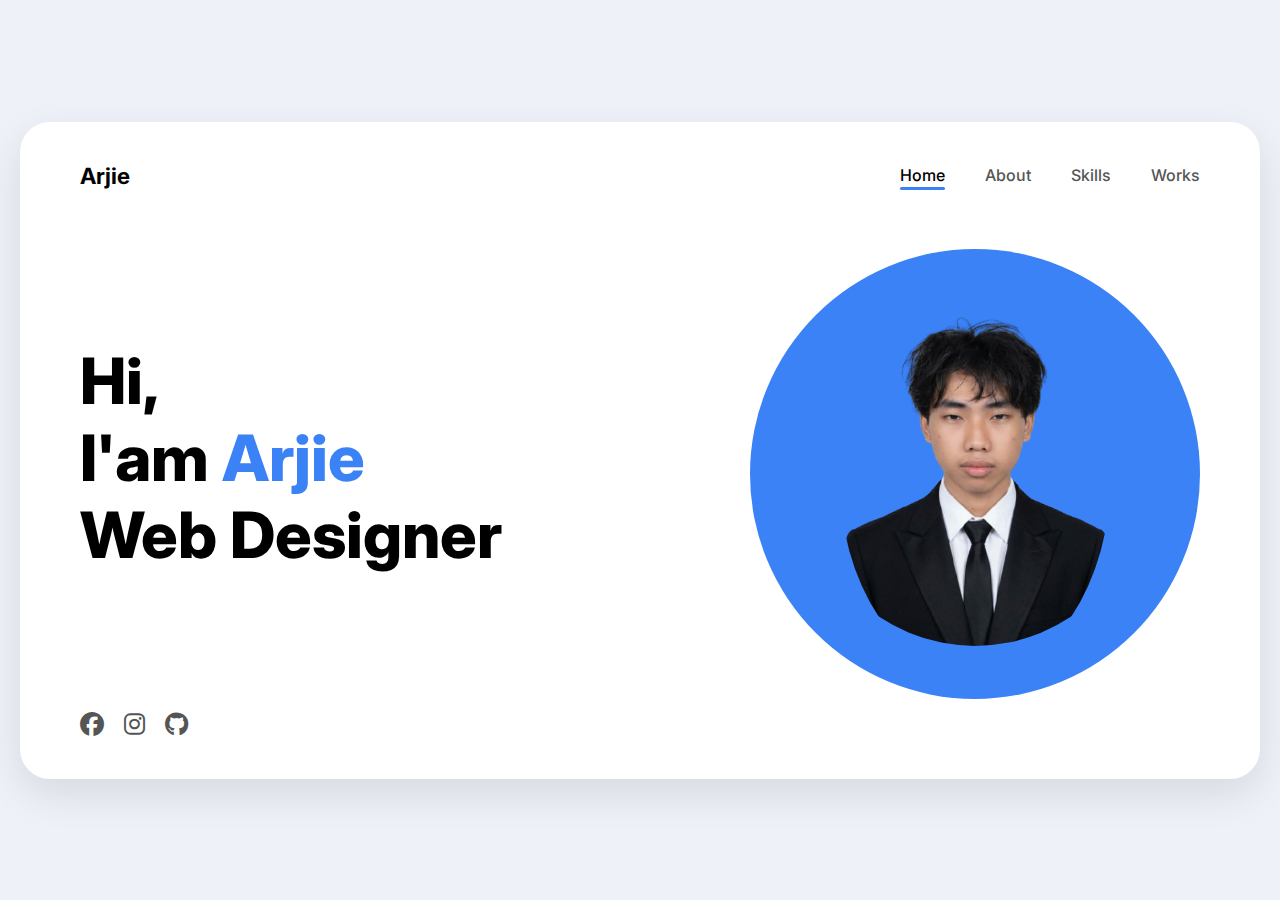
<file: Index.html>
<!DOCTYPE html>
<html lang="en">
<head>
    <meta charset="UTF-8">
    <meta name="viewport" content="width=device-width, initial-scale=1.0">
    <title>Arjie  Portfolio</title>
    
    <link href="https://fonts.googleapis.com/css2?family=Inter:wght@400;500;600;700;800&display=swap" rel="stylesheet">
    
    <link rel="stylesheet" href="https://cdnjs.cloudflare.com/ajax/libs/font-awesome/6.4.2/css/all.min.css">
    
    <link rel="stylesheet" href="index.css">
</head>
<body>

    <div class="portfolio-card">
        <nav>
            <div class="logo">Arjie</div>
            <ul class="nav-links">
                <li><a href="/Index.html" class="active">Home</a></li>
                <li><a href="/about.html">About</a></li>
                <li><a href="/skills.html">Skills</a></li>
                <li><a href="/works.html">Works</a></li>
            </ul>
        </nav>

        <section id="home" class="hero-section">
            <div class="hero-content">
                <h1>Hi,<br>I'am <span>Arjie</span><br>Web Designer</h1>
                

                <div class="social-icons">
                    <a href="#"><i class="fab fa-facebook"></i></a>
                    <a href="#"><i class="fab fa-instagram"></i></a>
                    <a href="#"><i class="fab fa-github"></i></a>
                </div>
            </div>

            <div class="hero-image-container">
                <div class="blob-shape"></div>
                <img src="Profile.png" alt="Arjie" class="profile-img">
            </div>
        </section>
    </div>

        </body>
</html>
</file>
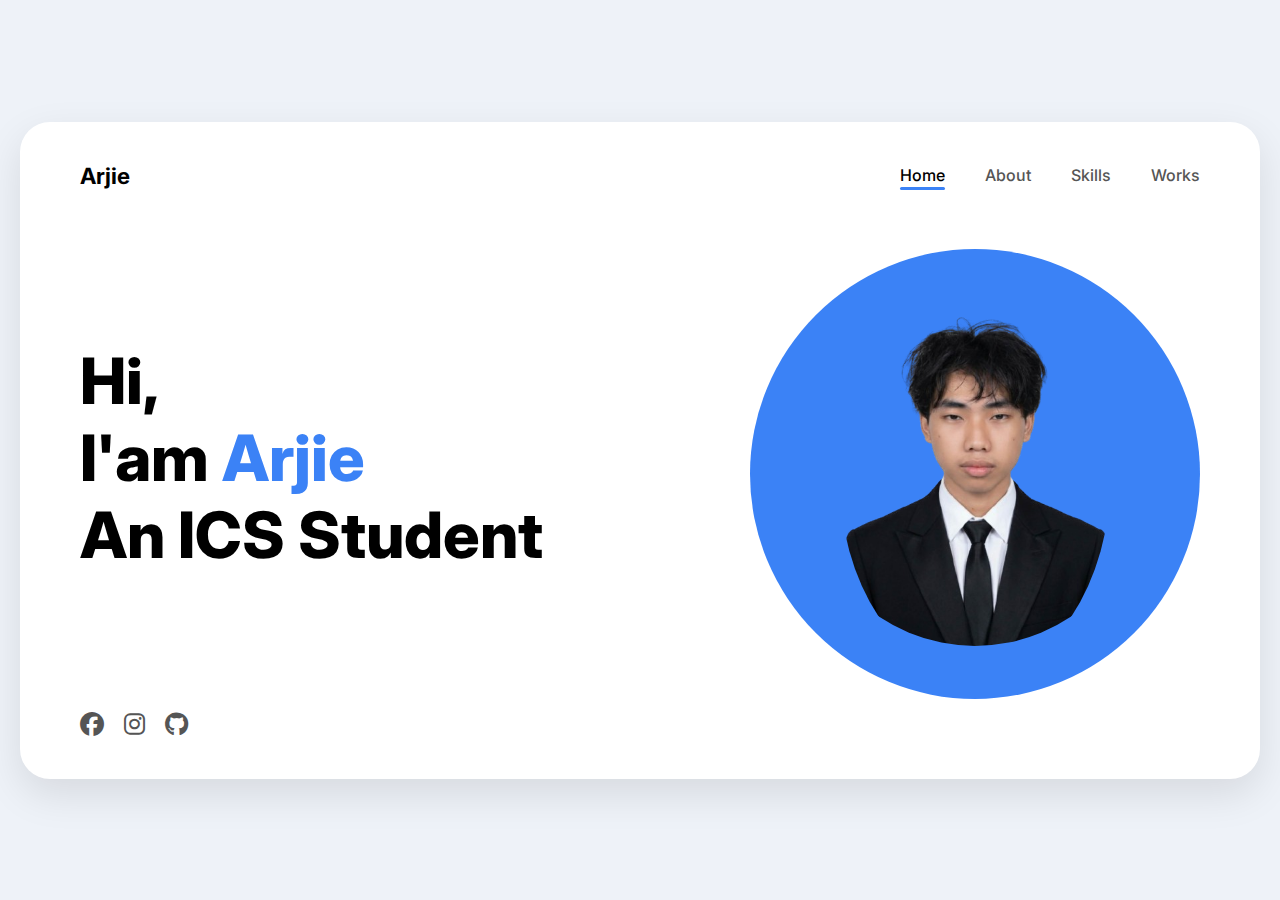
<file: index.html>
<!DOCTYPE html>
<html lang="en">
<head>
    <meta charset="UTF-8">
    <meta name="viewport" content="width=device-width, initial-scale=1.0">
    <title>Arjie  Portfolio</title>
    
    <link href="https://fonts.googleapis.com/css2?family=Inter:wght@400;500;600;700;800&display=swap" rel="stylesheet">
    
    <link rel="stylesheet" href="https://cdnjs.cloudflare.com/ajax/libs/font-awesome/6.4.2/css/all.min.css">
    
    <link rel="stylesheet" href="index.css">
</head>
<body>

    <div class="portfolio-card">
        <nav>
            <div class="logo">Arjie</div>
            <ul class="nav-links">
                <li><a href="/index.html" class="active">Home</a></li>

                <li><a href="/about.html">About</a></li>

                <li><a href="/skills.html">Skills</a></li>

                <li><a href="/works.html">Works</a></li>
            </ul>
        </nav>

        <section id="home" class="hero-section">
            <div class="hero-content">
                <h1>Hi,<br>I'am <span>Arjie</span><br>An ICS Student</h1>
                

                <div class="social-icons">
                    <a href="https://www.facebook.com/Arj.escaped/"><i class="fab fa-facebook"></i></a>
                    <a href="https://www.instagram.com/rjxcsxs/"><i class="fab fa-instagram"></i></a>
                    <a href="https://github.com/Mrgumball2004"><i class="fab fa-github"></i></a>
                </div>
            </div>

            <div class="hero-image-container">
                <div class="blob-shape"></div>
                <img src="Profile.png" alt="Arjie" class="profile-img">
            </div>
        </section>
    </div>

        </body>
</html>
</file>
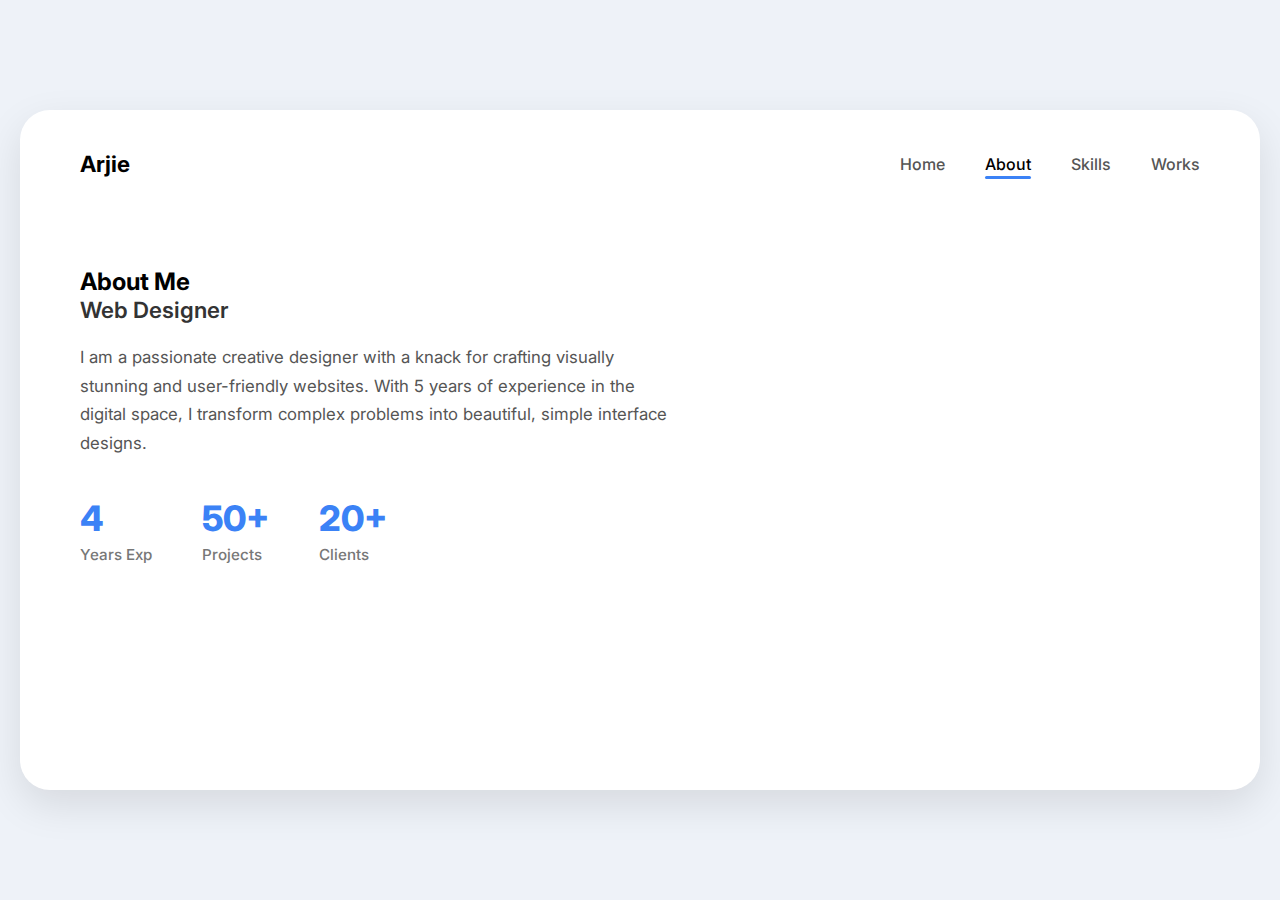
<file: about.html>
<!DOCTYPE html>
<html lang="en">
<head>
    <meta charset="UTF-8">
    <title>About Me - Arjie</title>
    <link rel="stylesheet" href="global.css"> <link rel="stylesheet" href="about.css">  </head>
<body>
    <div class="portfolio-card">
        <nav>
            <div class="logo">Arjie</div>
            <ul class="nav-links">
                <li><a href="/Index.html">Home</a></li>
                <li><a href="/about.html" class="active">About</a></li>
                <li><a href="/skills.html">Skills</a></li>
                <li><a href="/works.html">Works</a></li>
            </ul>
        </nav>

        <section class="about-section">
            <div class="about-text">
                <h2>About Me</h2>
                <p class="subtitle">Web Designer</p>
                <p class="description">
                    I am a passionate creative designer with a knack for crafting visually stunning and user-friendly websites. 
                    With 5 years of experience in the digital space, I transform complex problems into beautiful, simple interface designs.
                </p>
                <div class="stats-container">
                    <div class="stat-box">
                        <h3>4</h3>
                        <span>Years Exp</span>
                    </div>
                    <div class="stat-box">
                        <h3>50+</h3>
                        <span>Projects</span>
                    </div>
                    <div class="stat-box">
                        <h3>20+</h3>
                        <span>Clients</span>
                    </div>
                </div>
            </div>
            <div class="about-visual">
                <div class="blue-box"></div>
            </div>
        </section>
    </div>
</body>
</html>
</file>
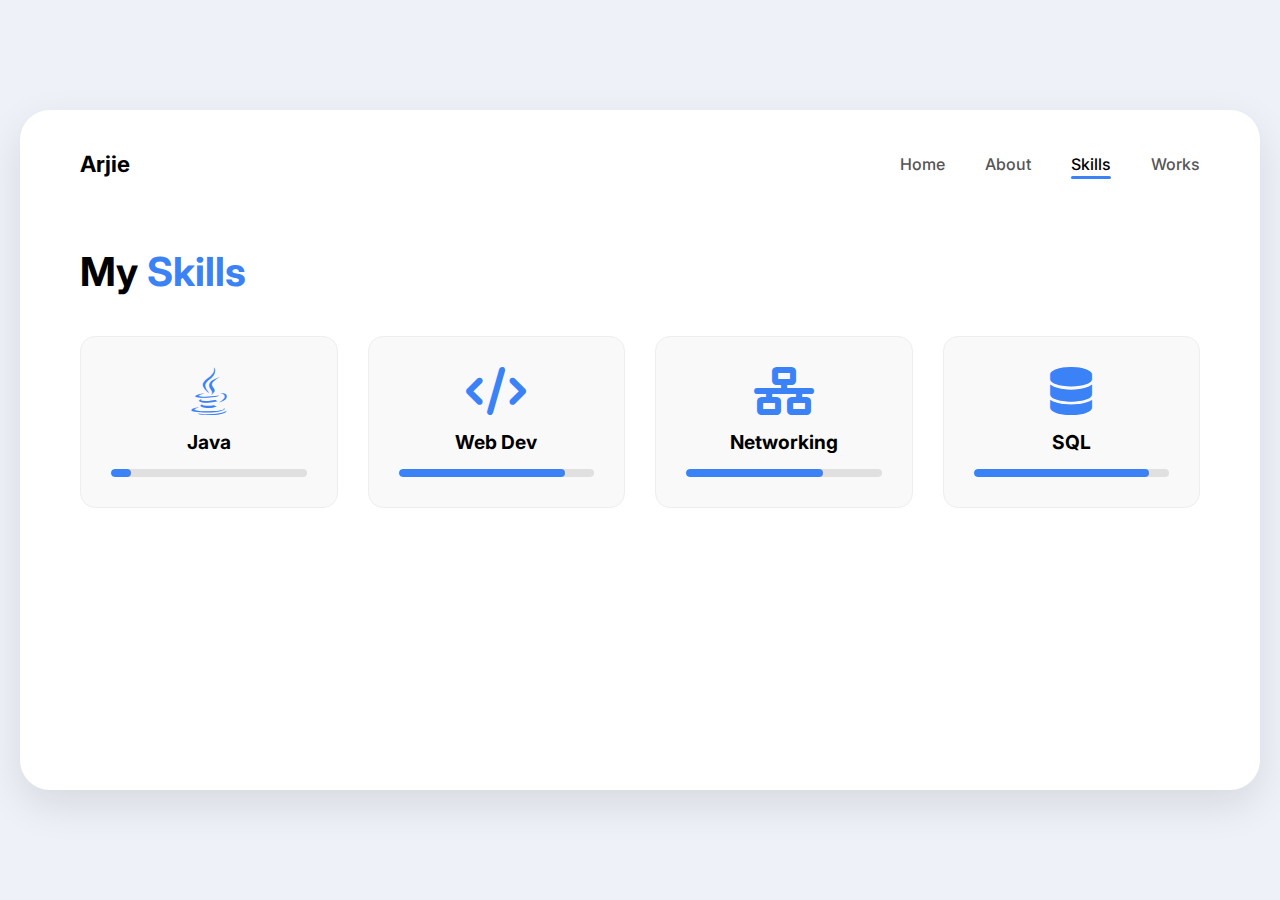
<file: skills.html>
<!DOCTYPE html>
<html lang="en">
<head>
    <meta charset="UTF-8">
    <title>Skills - Arjie</title>
    <link rel="stylesheet" href="global.css">
    <link rel="stylesheet" href="skills.css">
    <link rel="stylesheet" href="https://cdnjs.cloudflare.com/ajax/libs/font-awesome/6.4.2/css/all.min.css">
</head>
<body>
    <div class="portfolio-card">
        <nav>
            <div class="logo">Arjie</div>
            <ul class="nav-links">

                <li><a href="index.html">Home</a></li>
                <li><a href="about.html">About</a></li>
                <li><a href="skills.html" class="active">Skills</a></li>
                <li><a href="works.html">Works</a></li>
                
            </ul>
        </nav>

        <section class="skills-section">
            <h2 class="page-title">My <span>Skills</span></h2>
            
            <div class="skills-grid">
                <div class="skill-card">
                    <i class="fab fa-java"></i>
                    <h3>Java</h3>
                    <div class="progress-bar"><div class="fill" style="width: 10%"></div></div>
                </div>
                <div class="skill-card">
                    <i class="fas fa-code"></i>
                    <h3>Web Dev</h3>
                    <div class="progress-bar"><div class="fill" style="width: 85%"></div></div>
                </div>
                <div class="skill-card">
                    <i class="fas fa-network-wired"></i>
                    <h3>Networking</h3>
                    <div class="progress-bar"><div class="fill" style="width: 70%"></div></div>
                </div>
                <div class="skill-card">
                    <i class="fas fa-database"></i>
                    <h3>SQL</h3>
                    <div class="progress-bar"><div class="fill" style="width: 90%"></div></div>
                </div>
            </div>
        </section>
    </div>
</body>
</html>
</file>
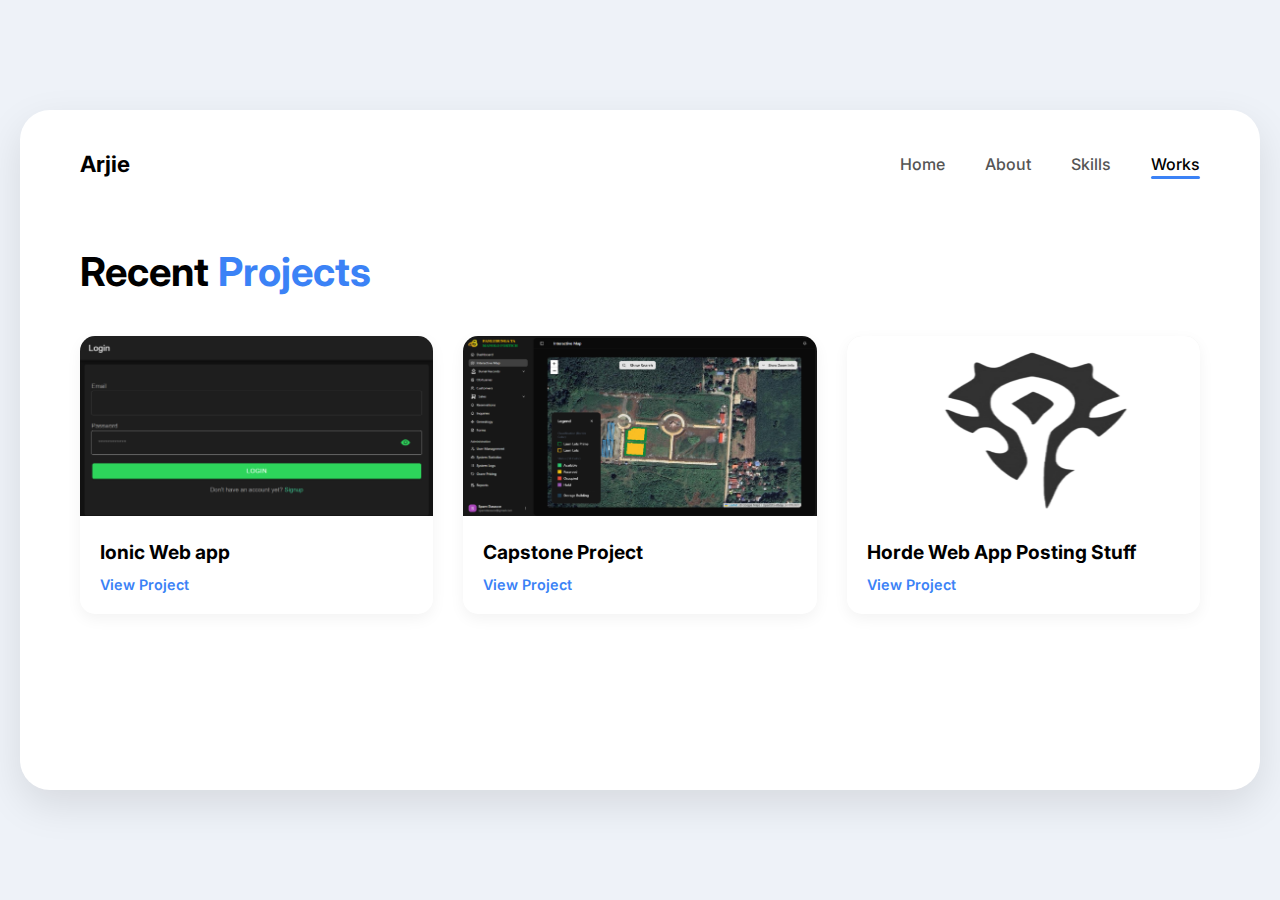
<file: works.html>
<!DOCTYPE html>
<html lang="en">
<head>
    <meta charset="UTF-8">
    <title>Works - Arjie</title>
    <link rel="stylesheet" href="global.css">
    <link rel="stylesheet" href="works.css">
</head>
<body>
    <div class="portfolio-card">
        <nav>
            <div class="logo">Arjie</div>
            <ul class="nav-links">
                <li><a href="index.html">Home</a></li>
                <li><a href="about.html">About</a></li>
                <li><a href="skills.html">Skills</a></li>
                <li><a href="works.html" class="active">Works</a></li>
            </ul>
        </nav>

        <section class="works-section">
            <h2 class="page-title">Recent <span>Projects</span></h2>

            <div class="works-grid">

    <div class="work-card">
        <img src="Project3.png" alt="Ionic Web App" class="work-img">
        <div class="work-info">
            <h3>Ionic Web app</h3>
            <a href="https://mrgumball2004.github.io/it35-lab/">View Project</a>
        </div>
    </div>

    <div class="work-card">

        <img src="Project2.png" alt="Portfolio Design" class="work-img">
        <div class="work-info">
            <h3>Capstone Project</h3>
            <a href="https://argomsqrd.vercel.app/argom/">View Project</a>
        </div>
    </div>

    <div class="work-card">
        
        <img src="Project1.png" alt="Dashboard UI" class="work-img">
        <div class="work-info">
            <h3>Horde Web App Posting Stuff</h3>
            <a href="https://github.com/Mrgumball2004/Horde">View Project</a>
        </div>
    </div>
</div>
        </section>
    </div>
</body>
</html>
</file>
<file: index.css>
body, h1, h2, p, a, ul, li {
    margin: 0;
    padding: 0;
    box-sizing: border-box;
    font-family: 'Inter', sans-serif;
    text-decoration: none;
}


body {
    background-color: #eef2f8;
    display: flex;
    justify-content: center;
    align-items: center;
    min-height: 100vh;
    padding: 20px;
}


.portfolio-card {
    background-color: #ffffff;
    width: 100%;
    max-width: 1200px;
    border-radius: 30px;
    box-shadow: 0 15px 40px rgba(0, 0, 0, 0.1);
    overflow: hidden;
    padding: 40px 60px;
    position: relative;
}


nav {
    display: flex;
    justify-content: space-between;
    align-items: center;
    margin-bottom: 60px;
}

.logo {
    font-size: 1.4rem;
    font-weight: 700;
    color: #000;
}

.nav-links {
    list-style: none;
    display: flex;
    gap: 40px;
}

.nav-links li a {
    font-size: 1rem;
    font-weight: 500;
    color: #555;
    transition: color 0.3s;
    position: relative;
}

.nav-links li a.active {
    color: #000;
}

.nav-links li a.active::after {
    content: '';
    position: absolute;
    bottom: -5px;
    left: 0;
    width: 100%;
    height: 3px;
    background-color: #3b82f6;
    border-radius: 2px;
}


.hero-section {
    display: flex;
    align-items: center;
    justify-content: space-between;
    padding-bottom: 40px;
}

.hero-content {
    max-width: 50%;
}

.hero-content h1 {
    font-size: 4rem;
    line-height: 1.2;
    color: #000;
    font-weight: 800;
    margin-bottom: 30px;
}

.hero-content h1 span {
    color: #3b82f6;
}

.btn-contact {
    display: inline-block;
    padding: 12px 30px;
    background-color: #3b82f6;
    color: #fff;
    font-weight: 600;
    border-radius: 8px;
    transition: background-color 0.3s;
    font-size: 1rem;
}

.btn-contact:hover {
    background-color: #2563eb;
}


.social-icons {
    position: absolute;  
    bottom: 40px;       
    left: 60px;          
    display: flex;
    gap: 20px;
    margin: 0;          
    z-index: 10;         
}

.social-icons a {
    color: #555;
    font-size: 1.5rem;
    transition: color 0.3s;
}

.social-icons a:hover {
    color: #3b82f6;
}


.hero-image-container {
    position: relative;
    width: 450px;  
    height: 450px; 
    display: flex;
    justify-content: center;
    align-items: center;
}

.blob-shape {
    position: absolute;
    width: 100%;
    height: 100%;
    background-color: #3b82f6;
    border-radius: 50%;     
    z-index: 1;
}

.profile-img {
    position: absolute;
    width: auto;
    height: 90%;
    object-fit: cover;
    z-index: 2;

    border-radius: 50%; 

    clip-path: circle(50% at 50% 50%);
}


@media (max-width: 900px) {
    .portfolio-card {
        padding: 30px;
    }
    
    .hero-section {
        flex-direction: column-reverse;
        text-align: center;
    }

    .hero-content {
        max-width: 100%;
        margin-top: 40px;
    }

    .hero-image-container {
        width: 100%;
        height: 350px;
    }
    
    .social-icons {
        justify-content: center;
    }

    nav {
        flex-direction: column;
        gap: 20px;
    }
}
</file>
<file: global.css>
@import url('https://fonts.googleapis.com/css2?family=Inter:wght@400;500;600;700;800&display=swap');

body, h1, h2, h3, p, a, ul, li {
    margin: 0;
    padding: 0;
    box-sizing: border-box;
    font-family: 'Inter', sans-serif;
    text-decoration: none;
}

body {
    background-color: #eef2f8;
    display: flex;
    justify-content: center;
    align-items: center;
    min-height: 100vh;
    padding: 20px;
}

.portfolio-card {
    background-color: #ffffff;
    width: 100%;
    max-width: 1200px;
    min-height: 600px; 
    border-radius: 30px;
    box-shadow: 0 15px 40px rgba(0, 0, 0, 0.1);
    padding: 40px 60px;
    position: relative;
}


nav {
    display: flex;
    justify-content: space-between;
    align-items: center;
    margin-bottom: 50px;
}

.logo {
    font-size: 1.4rem;
    font-weight: 700;
    color: #000;
}

.nav-links {
    list-style: none;
    display: flex;
    gap: 40px;
}

.nav-links li a {
    font-size: 1rem;
    font-weight: 500;
    color: #555;
    transition: color 0.3s;
    position: relative;
}

.nav-links li a:hover, .nav-links li a.active {
    color: #000;
}

.nav-links li a.active::after {
    content: '';
    position: absolute;
    bottom: -5px;
    left: 0;
    width: 100%;
    height: 3px;
    background-color: #3b82f6;
    border-radius: 2px;
}

/* --- Page Transitions --- */

/* 1. The Animation Definitions */
@keyframes fadeInMove {
    from {
        opacity: 0;
        transform: translateY(20px); /* Starts slightly lower */
    }
    to {
        opacity: 1;
        transform: translateY(0);
    }
}

@keyframes fadeOutMove {
    from {
        opacity: 1;
        transform: translateY(0);
    }
    to {
        opacity: 0;
        transform: translateY(-20px); /* Moves up while fading out */
    }
}

/* 2. Apply Fade-In to the card automatically on load */
.portfolio-card {
    /* Existing styles remain... */
    animation: fadeInMove 0.6s cubic-bezier(0.25, 1, 0.5, 1) forwards;
}

/* 3. The class JavaScript will add when leaving the page */
.portfolio-card.fade-out {
    animation: fadeOutMove 0.5s ease-in forwards;
}
</file>
<file: about.css>
.about-section {
    display: flex;
    align-items: center;    
    justify-content: space-between;
    gap: 60px;
    padding: 40px 0;
}


.about-text {
    flex: 1;
    max-width: 600px;
}

.page-title {
    font-size: 3rem;
    color: #000;
    margin-bottom: 15px;
    font-weight: 800;
}

.page-title span {
    color: #3b82f6;
}

.subtitle {
    font-size: 1.4rem;
    font-weight: 600;
    color: #333;
    margin-bottom: 20px;
}

.description {
    color: #555;
    line-height: 1.7;
    font-size: 1.05rem;
    margin-bottom: 40px;
}


.stats-container {
    display: flex;
    gap: 50px;
}

.stat-box h3 {
    font-size: 2.2rem;
    font-weight: 800;
    color: #3b82f6;
    margin-bottom: 5px;
}

.stat-box span {
    color: #777;
    font-weight: 500;
    font-size: 0.95rem;
}


.about-visual {
    flex: 0 0 400px; 
    display: flex;
    justify-content: center;
    position: relative;
}

.image-wrapper {
    position: relative;
    width: 320px;    
    height: 400px;    
    z-index: 1;
}


.blue-accent-bg {
    position: absolute;
    top: 20px;       
    right: -20px;    
    width: 100%;     
    height: 100%;     
    background-color: #dbeafe; 
    border-radius: 20px;
    z-index: -1;      
}


.about-img {
    width: 100%;
    height: 100%;
    object-fit: cover; 
    border-radius: 20px;
    box-shadow: 0 15px 30px rgba(0,0,0,0.1); 
}


@media (max-width: 968px) {
    .about-section {
        flex-direction: column;
        text-align: left;
        gap: 60px;
    }

    .about-visual {
        flex: auto;
        width: 100%;
    }

    /* In about.css */
.image-wrapper {
    position: relative;
    width: 320px;
    height: 400px;
    z-index: 1;
    /* NEW: Add margins to make room for the blue box that hangs out */
    margin-right: 20px; 
    margin-bottom: 20px; 
}
}
</file>
<file: skills.css>
.skills-section {
    padding: 20px 0;
}

.page-title {
    font-size: 2.5rem;
    margin-bottom: 40px;
}

.page-title span {
    color: #3b82f6;
}

.skills-grid {
    display: grid;
    grid-template-columns: repeat(auto-fit, minmax(200px, 1fr));
    gap: 30px;
}

.skill-card {
    background: #f9f9f9;
    padding: 30px;
    border-radius: 15px;
    text-align: center;
    transition: transform 0.3s;
    border: 1px solid #eee;
}

.skill-card:hover {
    transform: translateY(-5px);
    border-color: #3b82f6;
}

.skill-card i {
    font-size: 3rem;
    color: #3b82f6;
    margin-bottom: 15px;
}

.skill-card h3 {
    margin-bottom: 15px;
    font-size: 1.2rem;
}

.progress-bar {
    width: 100%;
    height: 8px;
    background-color: #e0e0e0;
    border-radius: 4px;
    overflow: hidden;
}

.fill {
    height: 100%;
    background-color: #3b82f6;
    border-radius: 4px;
}
</file>
<file: works.css>
.works-section {
    padding: 20px 0;
}

.page-title {
    font-size: 2.5rem;
    margin-bottom: 40px;
}

.page-title span {
    color: #3b82f6;
}

.works-grid {
    display: grid;
    grid-template-columns: repeat(3, 1fr);
    gap: 30px;
}

.work-card {
    border-radius: 15px;
    overflow: hidden;
    background: #fff;
    box-shadow: 0 5px 15px rgba(0,0,0,0.05);
    transition: transform 0.3s;
}

.work-card:hover {
    transform: translateY(-5px);
}

.work-img {
    height: 180px;
    width: 100%;
    /* In real use, put an <img src="..."> here */
    background-color: #eee; 
}

.work-info {
    padding: 20px;
}

.work-info h3 {
    font-size: 1.2rem;
    margin-bottom: 10px;
}

.work-info a {
    font-size: 0.9rem;
    color: #3b82f6;
    font-weight: 600;
}
</file>
